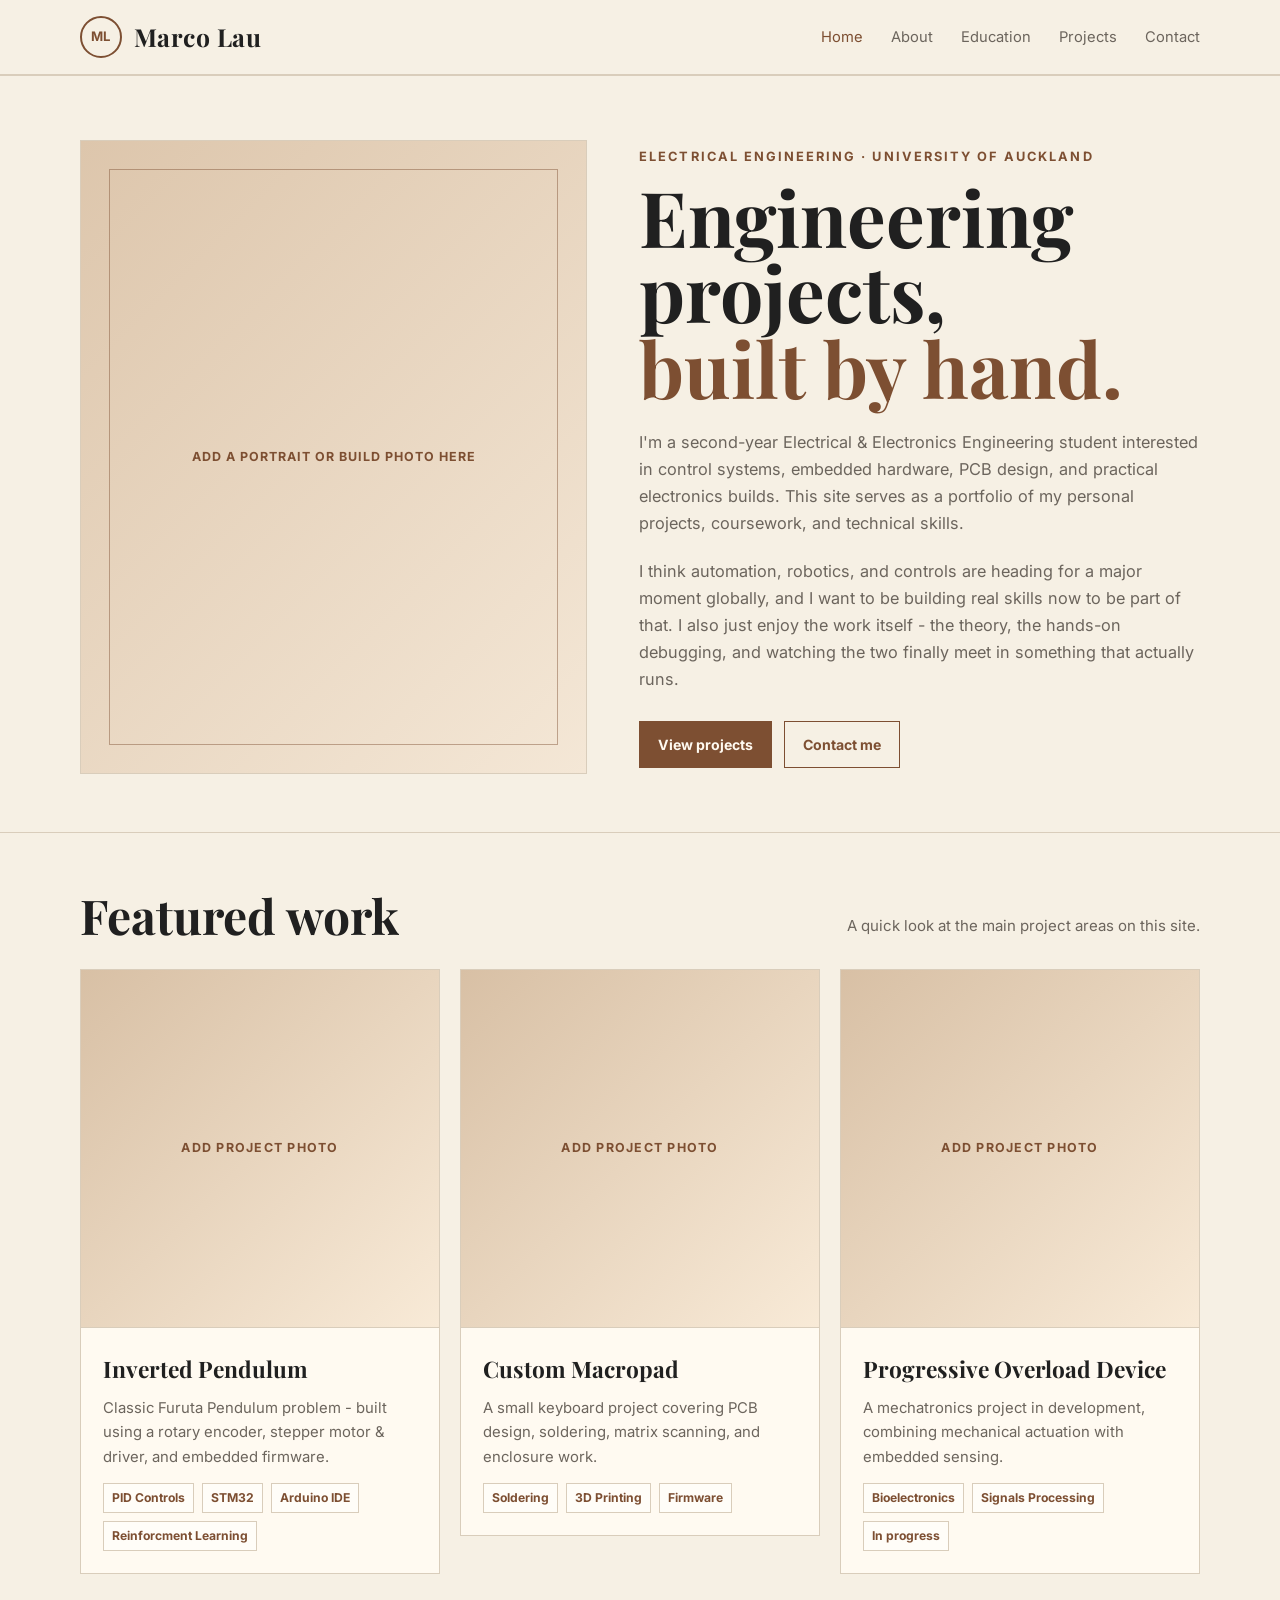
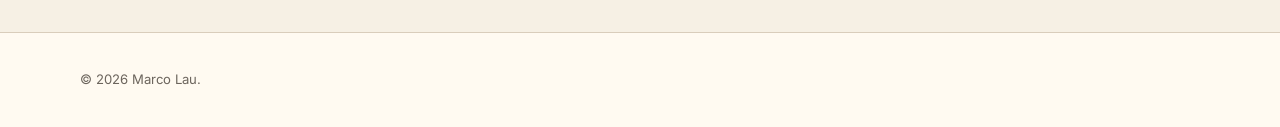
<file: index.html>
<!DOCTYPE html>
<html lang="en">
<head>
<meta charset="UTF-8">
<meta name="viewport" content="width=device-width, initial-scale=1.0">
<title>Marco Lau | Home</title>
<meta name="description" content="Marco Lau — second-year Electrical Engineering student at the University of Auckland. Control systems, embedded firmware, PCB design, and hands-on prototyping.">
<link rel="preconnect" href="https://fonts.googleapis.com">
<link rel="preconnect" href="https://fonts.gstatic.com" crossorigin>
<link href="https://fonts.googleapis.com/css2?family=Inter:wght@400;500;600;700&family=Playfair+Display:wght@600;700&display=swap" rel="stylesheet">
<link rel="stylesheet" href="style.css">
</head>
<body>
  <header class="site-header">
    <div class="wrap nav">
      <a class="brand" href="index.html" aria-label="Home">
        <span class="brand-mark">ML</span>
        <span>Marco Lau</span>
      </a>
      <nav class="nav-links" aria-label="Main navigation">
        <a class="active" href="index.html">Home</a>
        <a href="about.html">About</a>
        <a href="education.html">Education</a>
        <a href="projects.html">Projects</a>
        <a href="contact.html">Contact</a>
      </nav>
    </div>
  </header>

  <main>
    <section class="hero">
      <div class="wrap hero-grid">
        <div class="hero-photo" aria-label="Photo placeholder">
          <div class="photo-placeholder">Add a portrait or build photo here</div>
        </div>
        <div>
          <div class="kicker">Electrical Engineering · University of Auckland</div>
          <h1>Engineering projects,<span>built by hand.</span></h1>
          <p class="intro">
            I'm a second-year Electrical & Electronics Engineering student interested in control systems,
            embedded hardware, PCB design, and practical electronics builds. This site serves as a 
            portfolio of my personal projects, coursework, and technical skills.
          </p>
          <p class="intro">
            I think automation, robotics, and controls are heading for a major moment globally, and I want
            to be building real skills now to be part of that. I also just enjoy the work itself -
            the theory, the hands-on debugging, and watching the two finally meet in something
            that actually runs.
          </p>
          <div class="quick-links">
            <a class="button" href="projects.html">View projects</a>
            <a class="button secondary" href="contact.html">Contact me</a>
          </div>
        </div>
      </div>
    </section>

    <section>
      <div class="wrap">
        <div class="section-title">
          <h2>Featured work</h2>
          <p>A quick look at the main project areas on this site.</p>
        </div>
        <div class="project-grid">
          <a class="project-card-link" href="rotary-pendulum.html">
          <article class="project-card">
            <div class="project-image">Add project photo</div>
            <div class="project-body">
              <h3>Inverted Pendulum</h3>
              <p>Classic Furuta Pendulum problem - built using a rotary encoder, stepper motor & driver, and embedded firmware.</p>
              <div class="tags">
                <span class="tag">PID Controls</span>
                <span class="tag">STM32</span>
                <span class="tag">Arduino IDE</span>
                <span class="tag">Reinforcment Learning</span>
              </div>
            </div>
          </article>
          </a>
          <a class="project-card-link" href="macropad.html">
          <article class="project-card">
            <div class="project-image">Add project photo</div>
            <div class="project-body">
              <h3>Custom Macropad</h3>
              <p>A small keyboard project covering PCB design, soldering, matrix scanning, and enclosure work.</p>
              <div class="tags">
                <span class="tag">Soldering</span>
                <span class="tag">3D Printing</span>
                <span class="tag">Firmware</span>
              </div>
            </div>
          </article>
          </a>
          <a class="project-card-link" href="overload-device.html">
          <article class="project-card">
            <div class="project-image">Add project photo</div>
            <div class="project-body">
              <h3>Progressive Overload Device</h3>
              <p>A mechatronics project in development, combining mechanical actuation with embedded sensing.</p>
              <div class="tags">
                <span class="tag">Bioelectronics</span>
                <span class="tag">Signals Processing</span>
                <span class="tag">In progress</span>
              </div>
            </div>
          </article>
          </a>
        </div>
      </div>
    </section>
  </main>

  <footer>
    <div class="wrap">
      <p class="small-print">© 2026 Marco Lau.</p>
    </div>
  </footer>
</body>
</html>
</file>
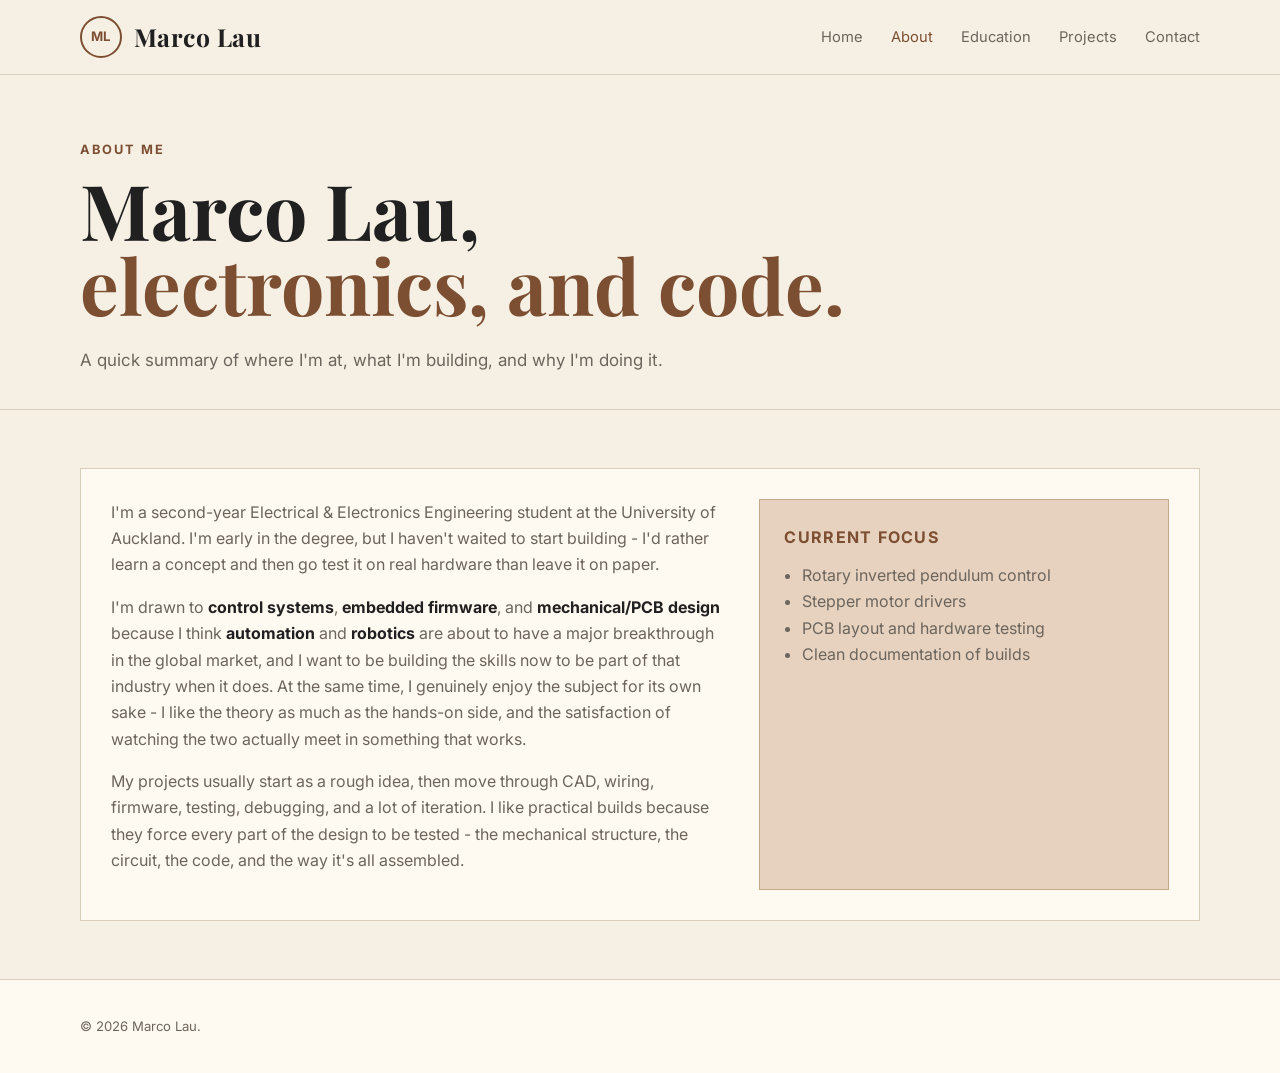
<file: about.html>
<!DOCTYPE html>
<html lang="en">
<head>
<meta charset="UTF-8">
<meta name="viewport" content="width=device-width, initial-scale=1.0">
<title>Marco Lau | About</title>
<meta name="description" content="About Marco Lau — second-year Electrical Engineering student at the University of Auckland, building in control systems, embedded hardware, PCB design, and mechanical prototyping.">
<link rel="preconnect" href="https://fonts.googleapis.com">
<link rel="preconnect" href="https://fonts.gstatic.com" crossorigin>
<link href="https://fonts.googleapis.com/css2?family=Inter:wght@400;500;600;700&family=Playfair+Display:wght@600;700&display=swap" rel="stylesheet">
<link rel="stylesheet" href="style.css">
</head>
<body>
  <header class="site-header">
    <div class="wrap nav">
      <a class="brand" href="index.html" aria-label="Home">
        <span class="brand-mark">ML</span>
        <span>Marco Lau</span>
      </a>
      <nav class="nav-links" aria-label="Main navigation">
        <a href="index.html">Home</a>
        <a class="active" href="about.html">About</a>
        <a href="education.html">Education</a>
        <a href="projects.html">Projects</a>
        <a href="contact.html">Contact</a>
      </nav>
    </div>
  </header>

  <main>
    <div class="wrap page-title">
      <div class="kicker">About me</div>
      <h1>Marco Lau,<span>electronics, and code.</span></h1>
      <p>A quick summary of where I'm at, what I'm building, and why I'm doing it.</p>
    </div>

    <section>
      <div class="wrap">
        <div class="about-card">
          <div>
            <p>
              I'm a second-year Electrical & Electronics Engineering student at the University of Auckland.
              I'm early in the degree, but I haven't waited to start building - I'd rather learn
              a concept and then go test it on real hardware than leave it on paper.
            </p>
            <p>
              I'm drawn to <strong>control systems</strong>, <strong>embedded firmware</strong>, and
              <strong>mechanical/PCB design</strong> because I think <strong>automation</strong> and <strong>robotics</strong>
              are about to have a major breakthrough in the global market, and I want to be building the skills now to
              be part of that industry when it does. At the same time, I genuinely enjoy the subject
              for its own sake - I like the theory as much as the hands-on side, and the satisfaction
              of watching the two actually meet in something that works.
            </p>
            <p>
              My projects usually start as a rough idea, then move through CAD, wiring, firmware,
              testing, debugging, and a lot of iteration. I like practical builds because they force
              every part of the design to be tested - the mechanical structure, the circuit, the
              code, and the way it's all assembled.
            </p>
          </div>
          <aside class="side-note">
            <h3>Current focus</h3>
            <ul>
              <li>Rotary inverted pendulum control</li>
              <li>Stepper motor drivers</li>
              <li>PCB layout and hardware testing</li>
              <li>Clean documentation of builds</li>
            </ul>
          </aside>
        </div>
      </div>
    </section>
  </main>

  <footer>
    <div class="wrap">
      <p class="small-print">© 2026 Marco Lau.</p>
    </div>
  </footer>
</body>
</html>
</file>
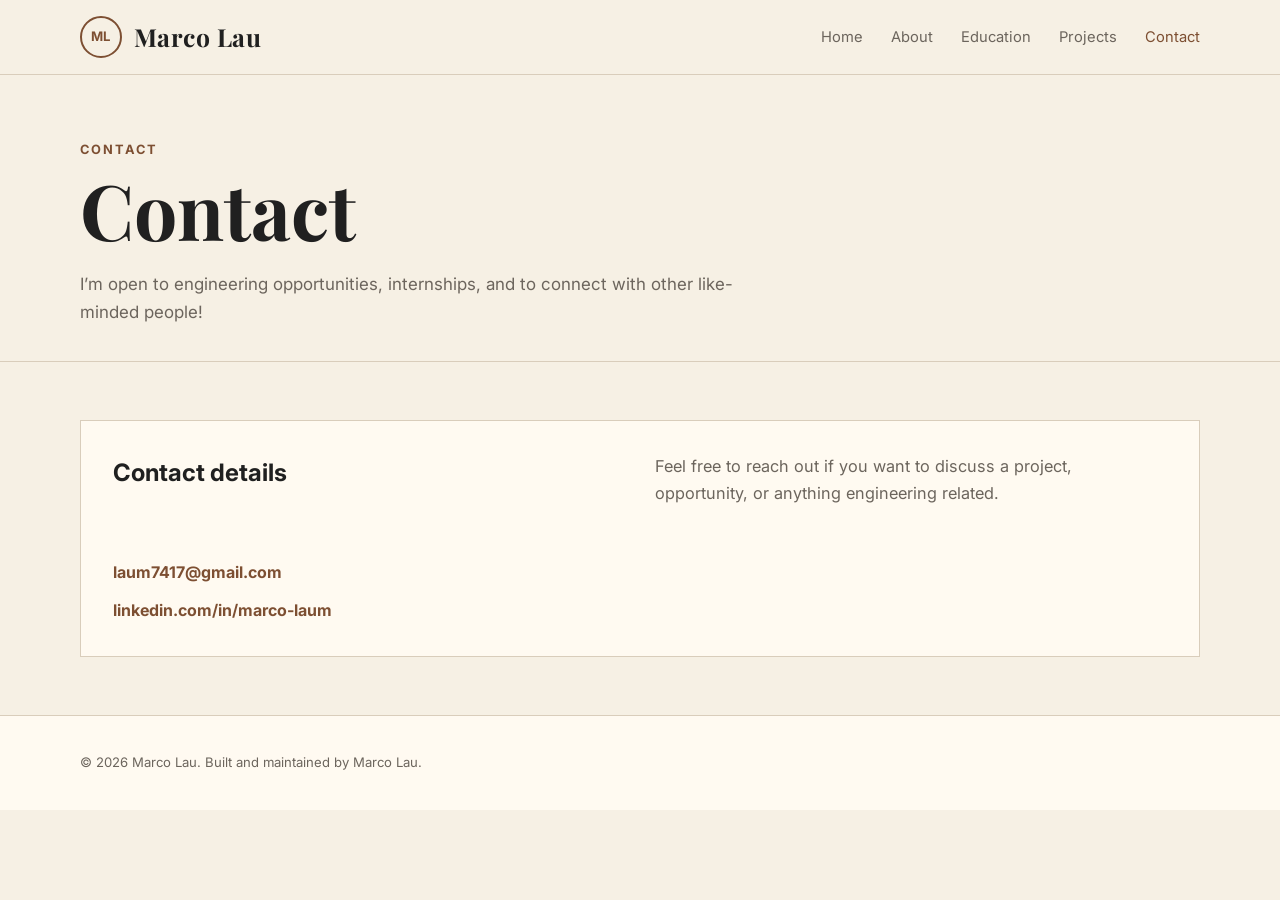
<file: contact.html>
<!DOCTYPE html>
<html lang="en">
<head>
  <meta charset="UTF-8">
  <meta name="viewport" content="width=device-width, initial-scale=1.0">
  <title>Marco Lau | Contact</title>
  <meta name="description" content="Contact Marco Lau for project links, internships, or engineering opportunities.">

  <link rel="preconnect" href="https://fonts.googleapis.com">
  <link rel="preconnect" href="https://fonts.gstatic.com" crossorigin>
  <link href="https://fonts.googleapis.com/css2?family=Inter:wght@400;500;600;700&family=Playfair+Display:wght@600;700&display=swap" rel="stylesheet">

  <link rel="stylesheet" href="style.css">
</head>

<body>
  <header class="site-header">
    <div class="wrap nav">
      <a class="brand" href="index.html" aria-label="Home">
        <span class="brand-mark">ML</span>
        <span>Marco Lau</span>
      </a>

      <nav class="nav-links" aria-label="Main navigation">
        <a href="index.html">Home</a>
        <a href="about.html">About</a>
        <a href="education.html">Education</a>
        <a href="projects.html">Projects</a>
        <a class="active" href="contact.html">Contact</a>
      </nav>
    </div>
  </header>

  <main>
    <div class="wrap page-title">
      <div class="kicker">Contact</div>
      <h1>Contact</h1>
      <p>
        I’m open to engineering opportunities, internships, and to connect with other like-minded people!
      </p>
    </div>

    <section>
      <div class="wrap">
        <div class="contact-grid">

          <div class="contact-panel">
            <h2>Contact details</h2>
            <p class="intro">
              Feel free to reach out if you want to discuss a project, opportunity,
              or anything engineering related.
            </p>

            <div class="contact-links">
              <a href="mailto:laum7417@gmail.com">laum7417@gmail.com</a>
              <a href="https://linkedin.com/in/marco-laum" target="_blank" rel="noopener">
                linkedin.com/in/marco-laum
              </a>
            </div>
          </div>


        </div>
      </div>
    </section>
  </main>

  <footer>
    <div class="wrap">
      <p class="small-print">© 2026 Marco Lau. Built and maintained by Marco Lau.</p>
    </div>
  </footer>

  <script>
    function sendEmail(event) {
      event.preventDefault();

      const name = document.getElementById("name").value.trim();
      const email = document.getElementById("email").value.trim();
      const message = document.getElementById("message").value.trim();

      const subject = encodeURIComponent("Portfolio contact from " + name);

      const body = encodeURIComponent(
        "Name: " + name + "\n" +
        "Email: " + email + "\n\n" +
        "Message:\n" + message
      );

      window.location.href = "mailto:laum7417@gmail.com?subject=" + subject + "&body=" + body;
    }
  </script>
</body>
</html>
</file>
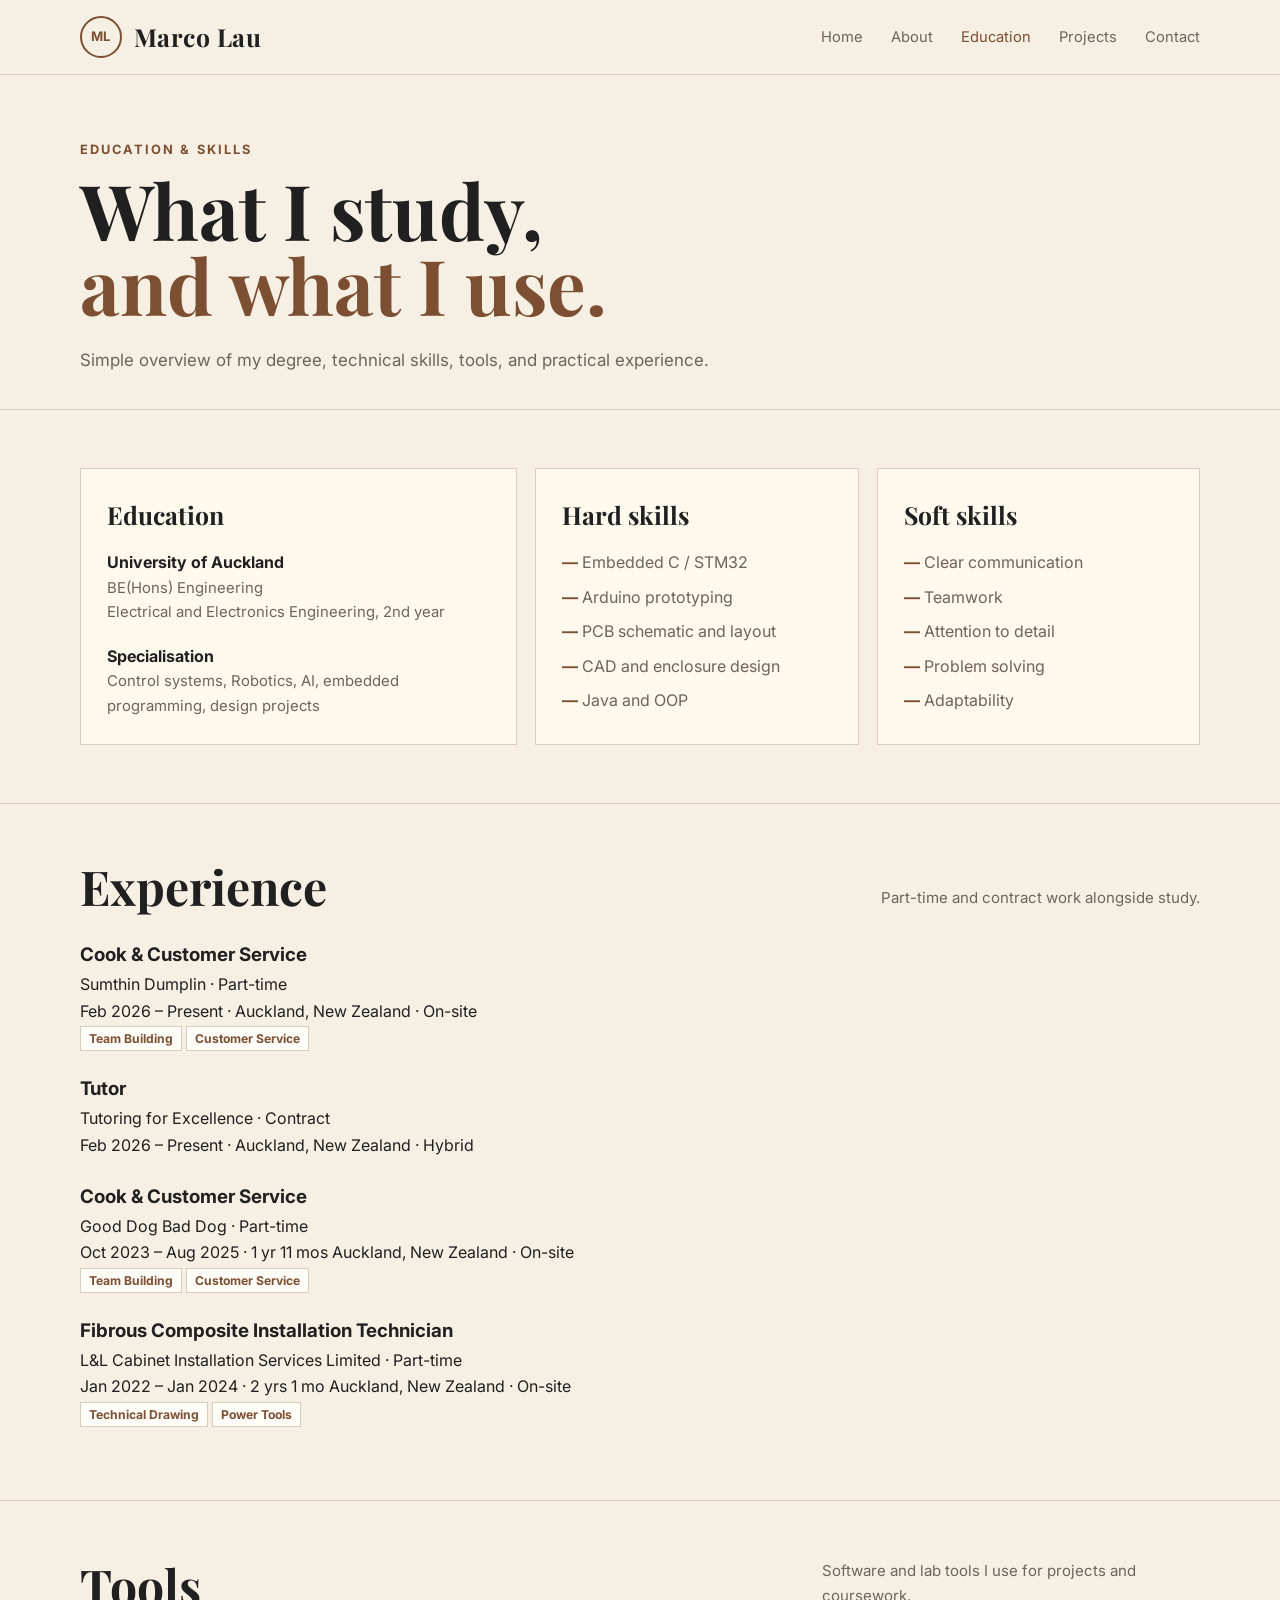
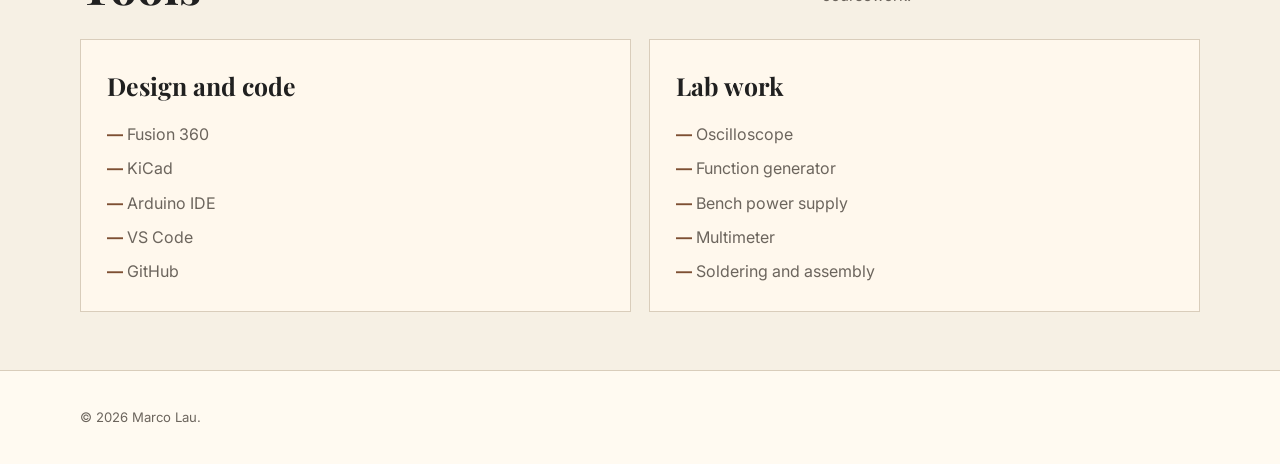
<file: education.html>
<!DOCTYPE html>
<html lang="en">
<head>
<meta charset="UTF-8">
<meta name="viewport" content="width=device-width, initial-scale=1.0">
<title>Marco Lau | Education</title>
<meta name="description" content="Marco Lau education and skills — second-year Electrical Engineering student at the University of Auckland with experience in embedded systems, PCB design, CAD, and prototyping.">
<link rel="preconnect" href="https://fonts.googleapis.com">
<link rel="preconnect" href="https://fonts.gstatic.com" crossorigin>
<link href="https://fonts.googleapis.com/css2?family=Inter:wght@400;500;600;700&family=Playfair+Display:wght@600;700&display=swap" rel="stylesheet">
<link rel="stylesheet" href="style.css">
</head>
<body>
  <header class="site-header">
    <div class="wrap nav">
      <a class="brand" href="index.html" aria-label="Home">
        <span class="brand-mark">ML</span>
        <span>Marco Lau</span>
      </a>
      <nav class="nav-links" aria-label="Main navigation">
        <a href="index.html">Home</a>
        <a href="about.html">About</a>
        <a class="active" href="education.html">Education</a>
        <a href="projects.html">Projects</a>
        <a href="contact.html">Contact</a>
      </nav>
    </div>
  </header>

  <main>
    <div class="wrap page-title">
      <div class="kicker">Education & skills</div>
      <h1>What I study,<span>and what I use.</span></h1>
      <p>Simple overview of my degree, technical skills, tools, and practical experience.</p>
    </div>

    <section>
      <div class="wrap">
        <div class="info-grid">
          <article class="info-card">
            <h3>Education</h3>
            <div class="entry">
              <strong>University of Auckland</strong>
              <span>BE(Hons) Engineering</span>
              <span>Electrical and Electronics Engineering, 2nd year</span>
            </div>
            <div class="entry">
              <strong>Specialisation</strong>
              <span>Control systems, Robotics, AI, embedded programming, design projects</span>
            </div>
          </article>
          <article class="info-card">
            <h3>Hard skills</h3>
            <ul class="plain-list">
              <li>Embedded C / STM32</li>
              <li>Arduino prototyping</li>
              <li>PCB schematic and layout</li>
              <li>CAD and enclosure design</li>
              <li>Java and OOP</li>
            </ul>
          </article>
          <article class="info-card">
            <h3>Soft skills</h3>
            <ul class="plain-list">
              <li>Clear communication</li>
              <li>Teamwork</li>
              <li>Attention to detail</li>
              <li>Problem solving</li>
              <li>Adaptability</li>
            </ul>
          </article>
        </div>
      </div>
    </section>

    <section>
      <div class="wrap">
        <div class="section-title">
          <h2>Experience</h2>
          <p>Part-time and contract work alongside study.</p>
        </div>
        <div class="timeline">
          <div class="timeline-item">
            <div class="timeline-body">
              <h3>Cook &amp; Customer Service</h3>
              <span class="timeline-role">Sumthin Dumplin · Part-time</span>
              <div class="timeline-meta">
                <span>Feb 2026 – Present · </span>
                <span>Auckland, New Zealand · On-site</span>
              </div>
              <div class="timeline-skills">
                <span class="tag">Team Building</span>
                <span class="tag">Customer Service</span>
              </div>
            </div>
          </div>
          <div class="timeline-item">
            <div class="timeline-body">
              <h3>Tutor</h3>
              <span class="timeline-role">Tutoring for Excellence · Contract</span>
              <div class="timeline-meta">
                <span>Feb 2026 – Present ·</span>
                <span>Auckland, New Zealand · Hybrid</span>
              </div>
            </div>
          </div>
          <div class="timeline-item">
            <div class="timeline-body">
              <h3>Cook &amp; Customer Service</h3>
              <span class="timeline-role">Good Dog Bad Dog · Part-time</span>
              <div class="timeline-meta">
                <span>Oct 2023 – Aug 2025 · 1 yr 11 mos</span>
                <span>Auckland, New Zealand · On-site</span>
              </div>
              <div class="timeline-skills">
                <span class="tag">Team Building</span>
                <span class="tag">Customer Service</span>
              </div>
            </div>
          </div>
          <div class="timeline-item">
            <div class="timeline-body">
              <h3>Fibrous Composite Installation Technician</h3>
              <span class="timeline-role">L&amp;L Cabinet Installation Services Limited · Part-time</span>
              <div class="timeline-meta">
                <span>Jan 2022 – Jan 2024 · 2 yrs 1 mo</span>
                <span>Auckland, New Zealand · On-site</span>
              </div>
              <div class="timeline-skills">
                <span class="tag">Technical Drawing</span>
                <span class="tag">Power Tools</span>
              </div>
            </div>
          </div>
        </div>
      </div>
    </section>

    <section>
      <div class="wrap">
        <div class="section-title">
          <h2>Tools</h2>
          <p>Software and lab tools I use for projects and coursework.</p>
        </div>
        <div class="info-grid two">
          <article class="info-card">
            <h3>Design and code</h3>
            <ul class="plain-list">
              <li>Fusion 360</li>
              <li>KiCad</li>
              <li>Arduino IDE</li>
              <li>VS Code</li>
              <li>GitHub</li>
            </ul>
          </article>
          <article class="info-card">
            <h3>Lab work</h3>
            <ul class="plain-list">
              <li>Oscilloscope</li>
              <li>Function generator</li>
              <li>Bench power supply</li>
              <li>Multimeter</li>
              <li>Soldering and assembly</li>
            </ul>
          </article>
        </div>
      </div>
    </section>
  </main>

  <footer>
    <div class="wrap">
      <p class="small-print">© 2026 Marco Lau.</p>
    </div>
  </footer>
</body>
</html>
</file>
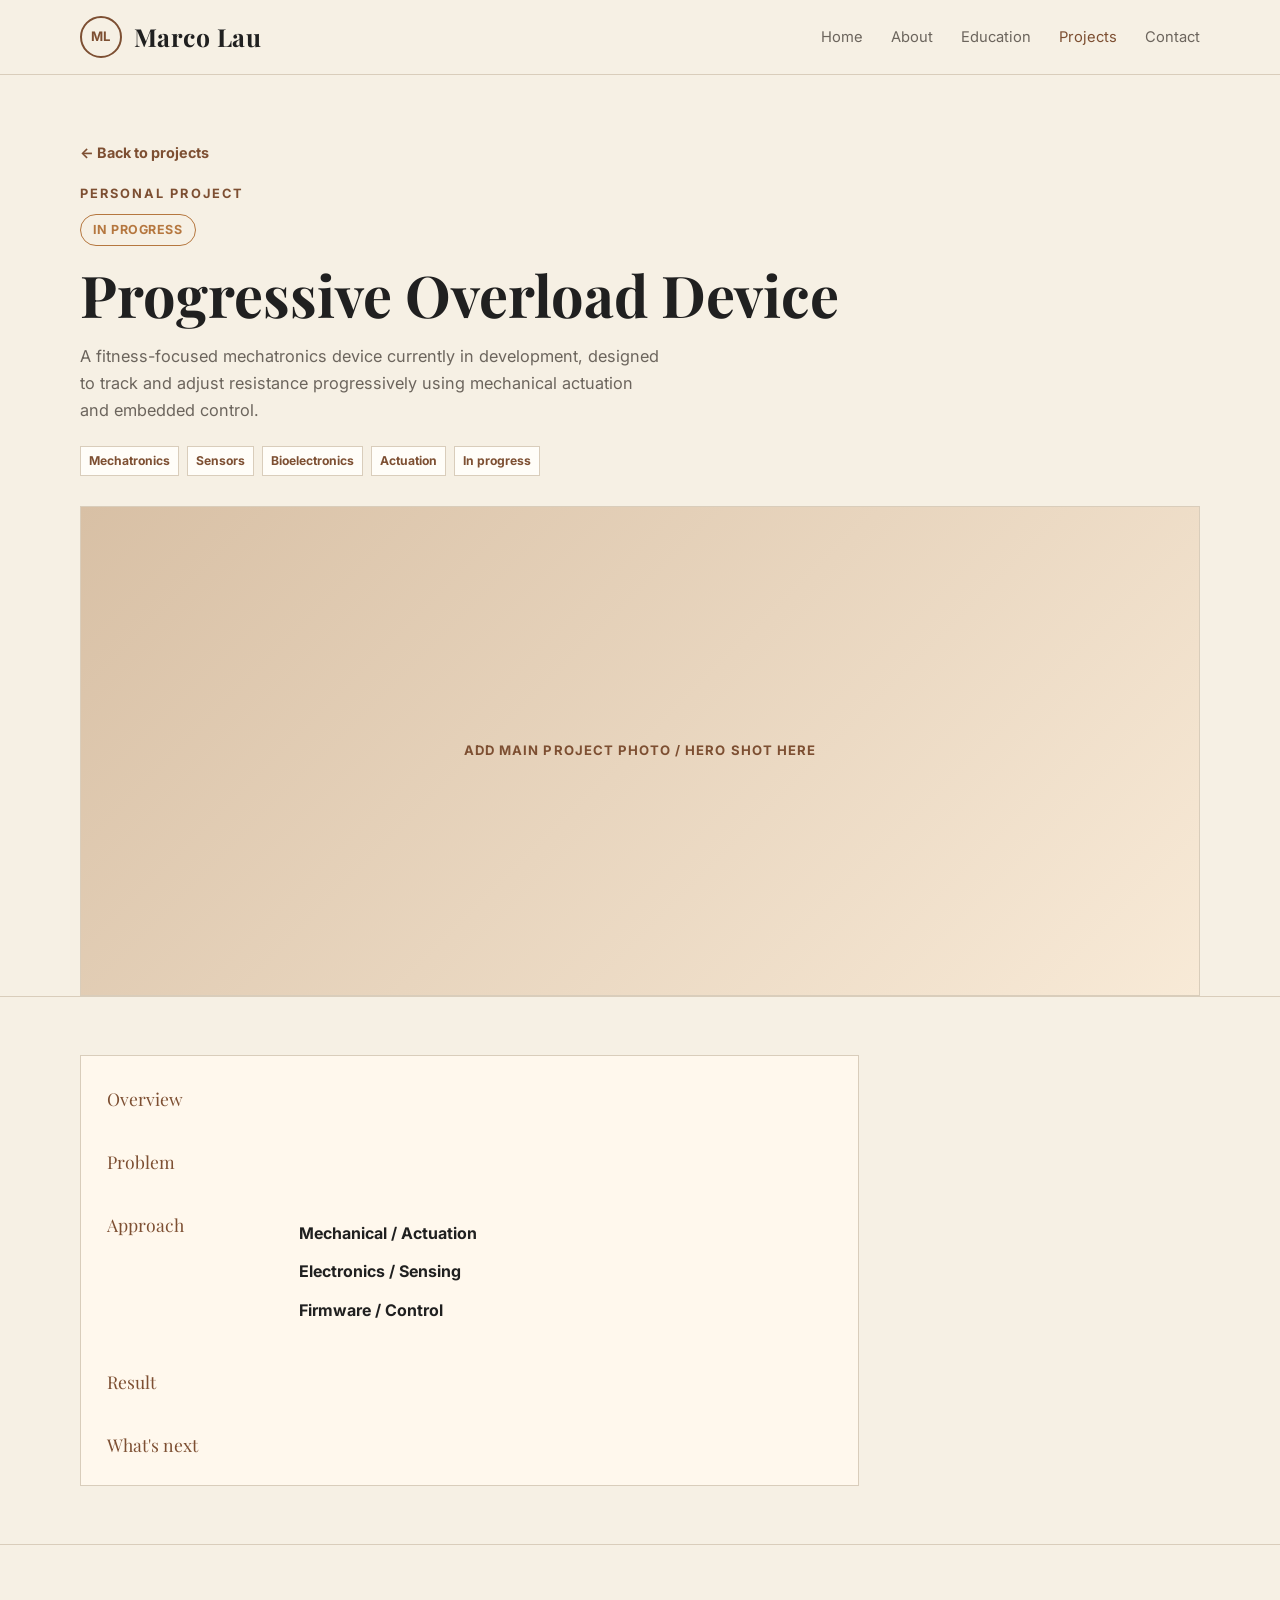
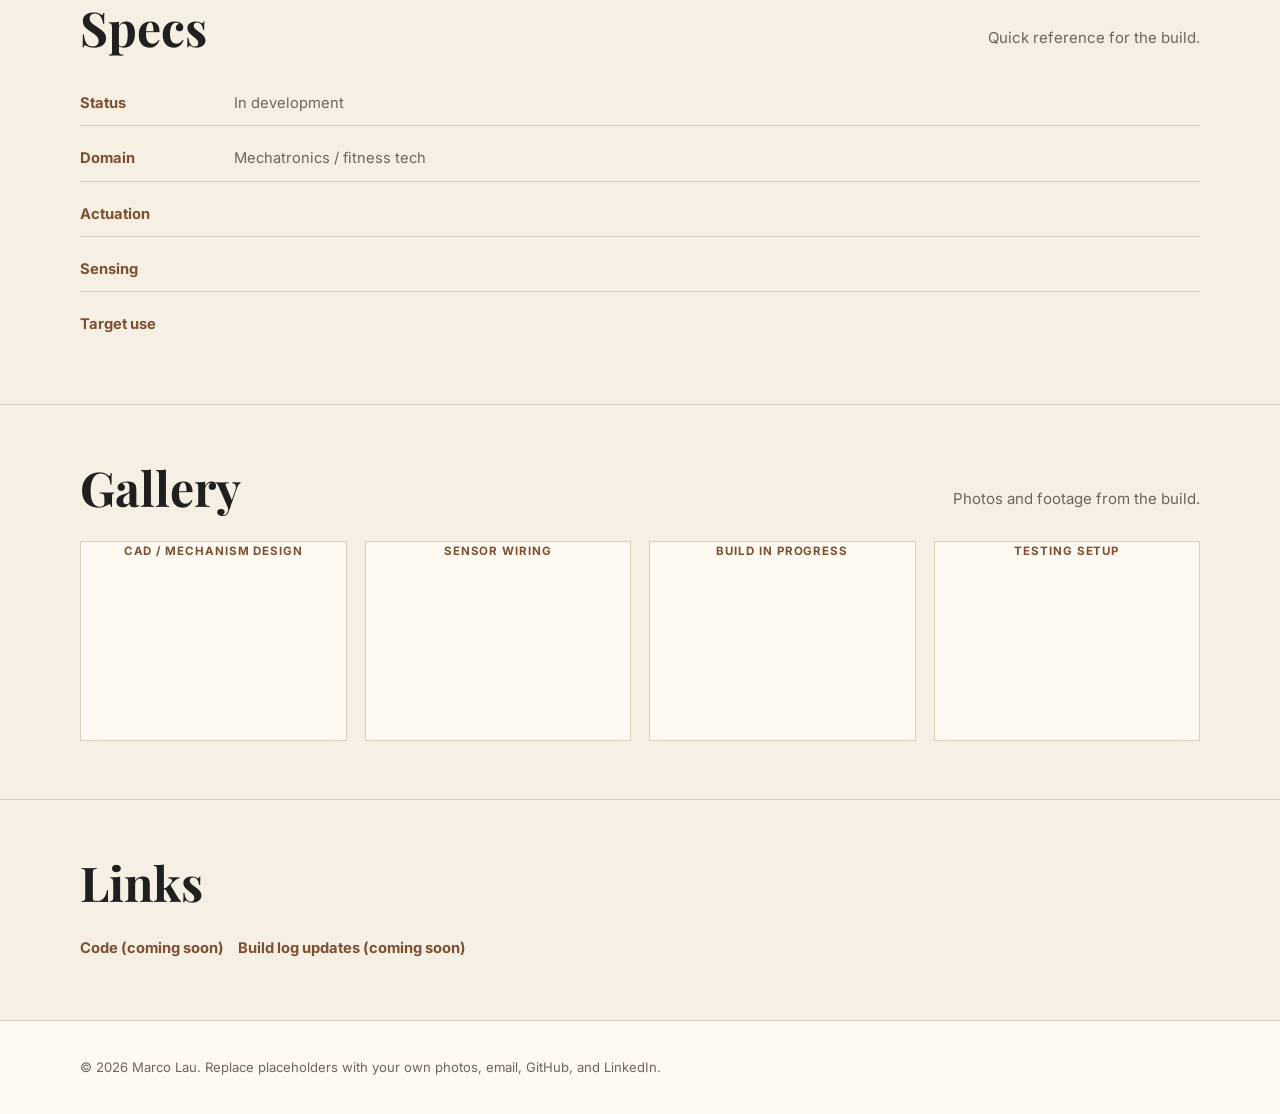
<file: overload-device.html>
<!DOCTYPE html>
<html lang="en">
<head>
<meta charset="UTF-8">
<meta name="viewport" content="width=device-width, initial-scale=1.0">
<title>Marco Lau | Progressive Overload Device</title>
<meta name="description" content="Progressive overload device by Marco Lau — an in-development mechatronics build combining mechanical actuation with embedded sensing and control.">
<link rel="preconnect" href="https://fonts.googleapis.com">
<link rel="preconnect" href="https://fonts.gstatic.com" crossorigin>
<link href="https://fonts.googleapis.com/css2?family=Inter:wght@400;500;600;700&family=Playfair+Display:wght@600;700&display=swap" rel="stylesheet">
<link rel="stylesheet" href="style.css">
</head>
<body>
  <header class="site-header">
    <div class="wrap nav">
      <a class="brand" href="index.html" aria-label="Home">
        <span class="brand-mark">ML</span>
        <span>Marco Lau</span>
      </a>
      <nav class="nav-links" aria-label="Main navigation">
        <a href="index.html">Home</a>
        <a href="about.html">About</a>
        <a href="education.html">Education</a>
        <a class="active" href="projects.html">Projects</a>
        <a href="contact.html">Contact</a>
      </nav>
    </div>
  </header>

  <main>
    <div class="wrap project-hero">
      <a class="back-link" href="projects.html">&larr; Back to projects</a>
      <div class="kicker">Personal project</div>
      <div class="status-row">
        <span class="status-chip" style="border-color:#b5773f;color:#b5773f;">In Progress</span>
      </div>
      <h1>Progressive Overload Device</h1>

      <!-- ====== EDIT BELOW: short one-line summary ====== -->
      <p class="intro">
        <!-- One or two sentences summarising the project. -->
        A fitness-focused mechatronics device currently in development, designed to
        track and adjust resistance progressively using mechanical actuation and
        embedded control.
      </p>
      <!-- ====== END EDIT ====== -->

      <div class="tags">
        <span class="tag">Mechatronics</span>
        <span class="tag">Sensors</span>
        <span class="tag">Bioelectronics</span>
        <span class="tag">Actuation</span>
        <span class="tag">In progress</span>
      </div>

      <div class="project-hero-image">Add main project photo / hero shot here</div>
    </div>

    <section>
      <div class="wrap">
        <div class="info-grid">
          <article class="info-card" style="grid-column: span 2;">

            <!-- ====== BUILD LOG TEMPLATE: fill in each section below ====== -->
            <div class="build-log">

              <div class="build-log-step">
                <div class="build-log-label">Overview</div>
                <div class="build-log-content">
                  <p>
                    <!-- 2-4 sentences: what is this project, at a glance? -->
                  </p>
                </div>
              </div>

              <div class="build-log-step">
                <div class="build-log-label">Problem</div>
                <div class="build-log-content">
                  <p>
                    <!-- What were you trying to achieve, or what challenge motivated the build? -->
                  </p>
                </div>
              </div>

              <div class="build-log-step">
                <div class="build-log-label">Approach</div>
                <div class="build-log-content">
                  <p>
                    <!-- How did you design and build it? Mechanical design, electronics, firmware, control approach, etc. Feel free to add multiple paragraphs or a sub-heading per area, e.g.: -->
                  </p>
                  <h3>Mechanical / Actuation</h3>
                  <p>
                    <!-- Mechanism design, resistance adjustment method, materials -->
                  </p>
                  <h3>Electronics / Sensing</h3>
                  <p>
                    <!-- Sensors used, wiring, signal processing -->
                  </p>
                  <h3>Firmware / Control</h3>
                  <p>
                    <!-- Control logic, how resistance is adjusted automatically -->
                  </p>
                </div>
              </div>

              <div class="build-log-step">
                <div class="build-log-label">Result</div>
                <div class="build-log-content">
                  <p>
                    <!-- What worked? Any numbers/specs worth sharing (settle time, angle range, etc.) -->
                  </p>
                </div>
              </div>

              <div class="build-log-step">
                <div class="build-log-label">What's next</div>
                <div class="build-log-content">
                  <p>
                    <!-- Future improvements, things you'd do differently, next features -->
                  </p>
                </div>
              </div>

            </div>
            <!-- ====== END BUILD LOG TEMPLATE ====== -->

          </article>
        </div>
      </div>
    </section>

    <section>
      <div class="wrap">
        <div class="section-title">
          <h2>Specs</h2>
          <p>Quick reference for the build.</p>
        </div>
        <!-- ====== EDIT: adjust rows as needed ====== -->
        <div class="specs-list">
          <div class="spec-row"><strong>Status</strong><span>In development</span></div>
          <div class="spec-row"><strong>Domain</strong><span>Mechatronics / fitness tech</span></div>
          <div class="spec-row"><strong>Actuation</strong><span><!-- e.g. motor type, mechanism --></span></div>
          <div class="spec-row"><strong>Sensing</strong><span><!-- e.g. load cell, encoder --></span></div>
          <div class="spec-row"><strong>Target use</strong><span><!-- optional --></span></div>
        </div>
        <!-- ====== END EDIT ====== -->
      </div>
    </section>

    <section>
      <div class="wrap">
        <div class="section-title">
          <h2>Gallery</h2>
          <p>Photos and footage from the build.</p>
        </div>
        <!-- ====== EDIT: replace each gallery-item with an <img> tag once you have photos, e.g.
             <div class="gallery-item"><img src="images/pendulum-1.jpg" alt="..."></div>
        ====== -->
        <div class="gallery-strip detail">
          <div class="gallery-item">CAD / mechanism design</div>
          <div class="gallery-item">Sensor wiring</div>
          <div class="gallery-item tall">Build in progress</div>
          <div class="gallery-item">Testing setup</div>
        </div>
      </div>
    </section>

    <section>
      <div class="wrap">
        <div class="section-title">
          <h2>Links</h2>
        </div>
        <!-- ====== EDIT: replace with real links once code is uploaded ====== -->
        <div class="project-links-row">
          <a href="#">Code (coming soon)</a>
          <a href="#">Build log updates (coming soon)</a>
        </div>
        <!-- ====== END EDIT ====== -->
      </div>
    </section>
  </main>

  <footer>
    <div class="wrap">
      <p class="small-print">© 2026 Marco Lau. Replace placeholders with your own photos, email, GitHub, and LinkedIn.</p>
    </div>
  </footer>
</body>
</html>
</file>
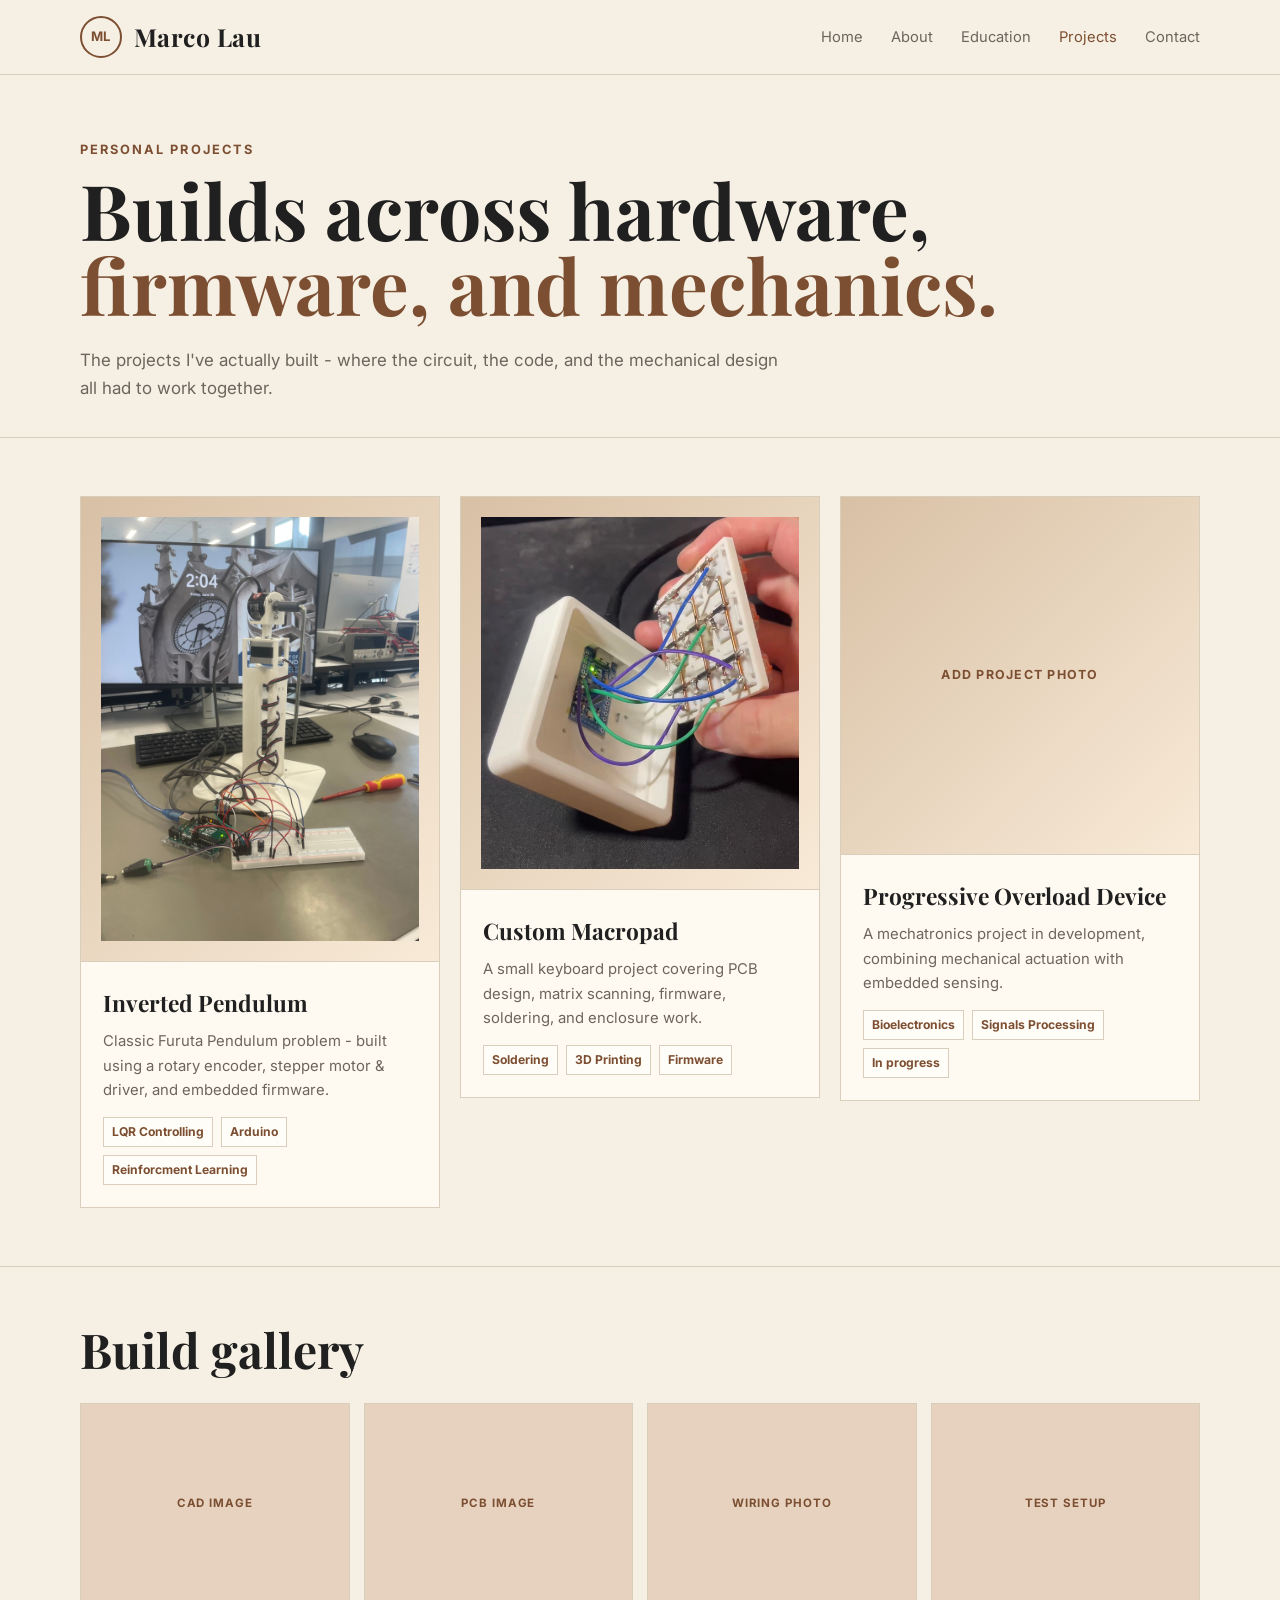
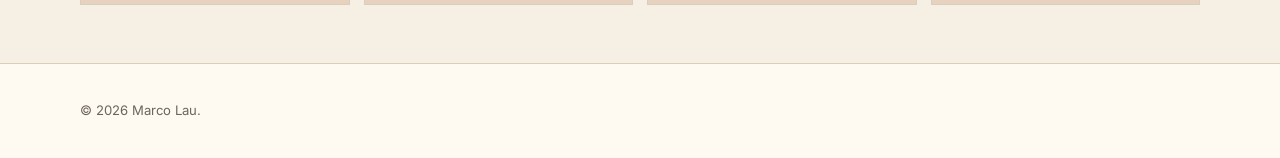
<file: projects.html>
<!DOCTYPE html>
<html lang="en">
<head>
<meta charset="UTF-8">
<meta name="viewport" content="width=device-width, initial-scale=1.0">
<title>Marco Lau | Projects</title>
<meta name="description" content="Marco Lau personal projects — inverted pendulum, custom macropad, and progressive overload device.">
<link rel="preconnect" href="https://fonts.googleapis.com">
<link rel="preconnect" href="https://fonts.gstatic.com" crossorigin>
<link href="https://fonts.googleapis.com/css2?family=Inter:wght@400;500;600;700&family=Playfair+Display:wght@600;700&display=swap" rel="stylesheet">
<link rel="stylesheet" href="style.css">
</head>
<body>
  <header class="site-header">
    <div class="wrap nav">
      <a class="brand" href="index.html" aria-label="Home">
        <span class="brand-mark">ML</span>
        <span>Marco Lau</span>
      </a>
      <nav class="nav-links" aria-label="Main navigation">
        <a href="index.html">Home</a>
        <a href="about.html">About</a>
        <a href="education.html">Education</a>
        <a class="active" href="projects.html">Projects</a>
        <a href="contact.html">Contact</a>
      </nav>
    </div>
  </header>

  <main>
    <div class="wrap page-title">
      <div class="kicker">Personal projects</div>
      <h1>Builds across hardware,<span>firmware, and mechanics.</span></h1>
      <p>The projects I've actually built - where the circuit, the code, and the mechanical design all had to work together.</p>
    </div>

    <section>
      <div class="wrap">
        <div class="project-grid">
          <a class="project-card-link" href="rotary-pendulum.html">
          <article class="project-card">
          <div class="project-image"><img src="MainFurutaPic.jpg" alt="Furuta pendulum project"></div>            
          <div class="project-body">
              <h3>Inverted Pendulum</h3>
              <p>
                Classic Furuta Pendulum problem - built using a rotary encoder, stepper motor & driver, and embedded firmware.
              </p>
              <div class="tags">
                <span class="tag">LQR Controlling</span>
                <span class="tag">Arduino</span>
                <span class="tag">Reinforcment Learning</span>
              </div>
            </div>
          </article>
          </a>
          <a class="project-card-link" href="macropad.html">
          <article class="project-card">
          <div class="project-image"><img src="MacroPad1.PNG" alt="Furuta pendulum project"></div>            
            <div class="project-body">
              <h3>Custom Macropad</h3>
              <p>
                A small keyboard project covering PCB design, matrix scanning,
                firmware, soldering, and enclosure work.
              </p>
              <div class="tags">
                <span class="tag">Soldering</span>
                <span class="tag">3D Printing</span>
                <span class="tag">Firmware</span>
              </div>
            </div>
          </article>
          </a>
          <a class="project-card-link" href="overload-device.html">
          <article class="project-card">
            <div class="project-image">Add project photo</div>
            <div class="project-body">
              <h3>Progressive Overload Device</h3>
              <p>
                A mechatronics project in development, combining mechanical actuation with embedded sensing.
              </p>
              <div class="tags">
                <span class="tag">Bioelectronics</span>
                <span class="tag">Signals Processing</span>
                <span class="tag">In progress</span>
              </div>
            </div>
          </article>
          </a>
        </div>
      </div>
    </section>

    <section>
      <div class="wrap">
        <div class="section-title">
          <h2>Build gallery</h2>
        </div>
        <div class="gallery-strip">
          <div class="gallery-item">CAD image</div>
          <div class="gallery-item">PCB image</div>
          <div class="gallery-item">Wiring photo</div>
          <div class="gallery-item">Test setup</div>
        </div>
      </div>
    </section>
  </main>

  <footer>
    <div class="wrap">
      <p class="small-print">© 2026 Marco Lau.</p>
    </div>
  </footer>
</body>
</html>
</file>
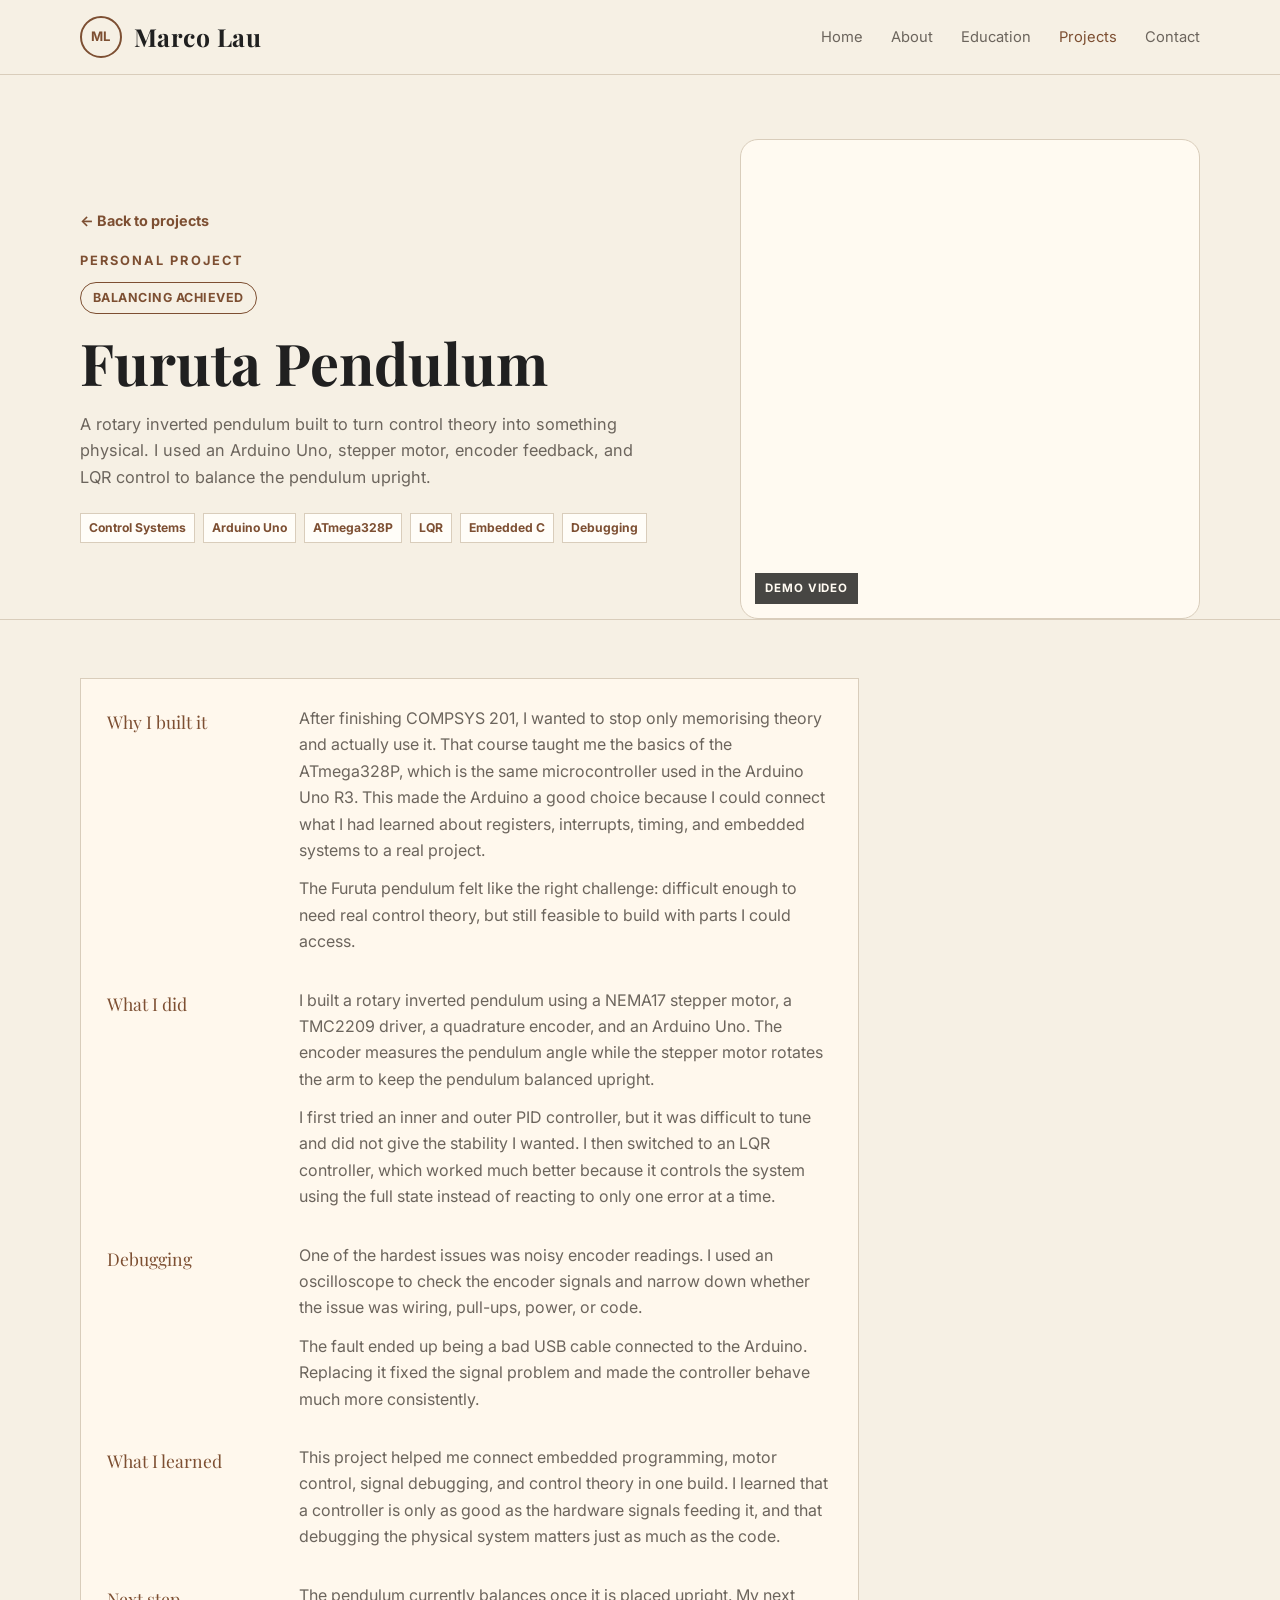
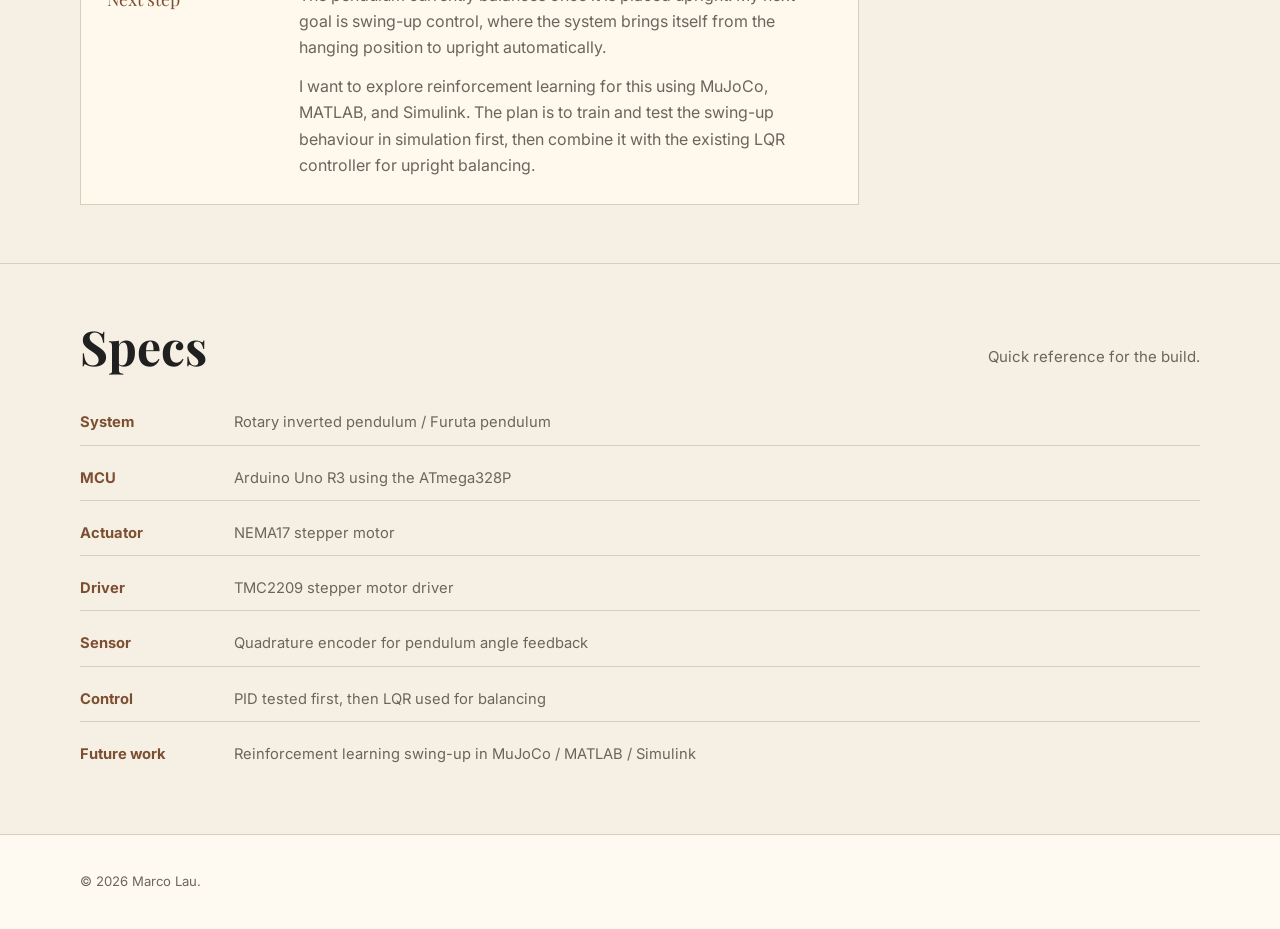
<file: rotary-pendulum.html>
<!DOCTYPE html>
<html lang="en">
<head>
<meta charset="UTF-8">
<meta name="viewport" content="width=device-width, initial-scale=1.0">
<title>Marco Lau | Furuta Pendulum</title>
<meta name="description" content="Furuta pendulum project by Marco Lau — Arduino Uno, ATmega328P, encoder feedback, stepper motor control, PID testing, and LQR balancing.">

<link rel="preconnect" href="https://fonts.googleapis.com">
<link rel="preconnect" href="https://fonts.gstatic.com" crossorigin>
<link href="https://fonts.googleapis.com/css2?family=Inter:wght@400;500;600;700&family=Playfair+Display:wght@600;700&display=swap" rel="stylesheet">
<link rel="stylesheet" href="style.css">
</head>

<body>
  <header class="site-header">
    <div class="wrap nav">
      <a class="brand" href="index.html" aria-label="Home">
        <span class="brand-mark">ML</span>
        <span>Marco Lau</span>
      </a>

      <nav class="nav-links" aria-label="Main navigation">
        <a href="index.html">Home</a>
        <a href="about.html">About</a>
        <a href="education.html">Education</a>
        <a class="active" href="projects.html">Projects</a>
        <a href="contact.html">Contact</a>
      </nav>
    </div>
  </header>

  <main>
    <div class="wrap project-hero project-hero-split">
      <div class="project-hero-text">
        <a class="back-link" href="projects.html">&larr; Back to projects</a>

        <div class="kicker">Personal project</div>

        <div class="status-row">
          <span class="status-chip">Balancing achieved</span>
        </div>

        <h1>Furuta Pendulum</h1>

        <p class="intro">
          A rotary inverted pendulum built to turn control theory into something physical.
          I used an Arduino Uno, stepper motor, encoder feedback, and LQR control to balance
          the pendulum upright.
        </p>

        <div class="tags">
          <span class="tag">Control Systems</span>
          <span class="tag">Arduino Uno</span>
          <span class="tag">ATmega328P</span>
          <span class="tag">LQR</span>
          <span class="tag">Embedded C</span>
          <span class="tag">Debugging</span>
        </div>
      </div>

      <div class="project-hero-image image-hero video-hero youtube-hero">
  <iframe
    src="https://www.youtube-nocookie.com/embed/fmiFmua_sis?rel=0"
    title="Furuta pendulum balancing demo"
    loading="lazy"
    referrerpolicy="strict-origin-when-cross-origin"
    allow="accelerometer; autoplay; clipboard-write; encrypted-media; gyroscope; picture-in-picture; web-share"
    allowfullscreen>
  </iframe>
</div>
    </div>

    <section>
      <div class="wrap">
        <div class="info-grid">
          <article class="info-card" style="grid-column: span 2;">
            <div class="build-log">

              <div class="build-log-step">
                <div class="build-log-label">Why I built it</div>
                <div class="build-log-content">
                  <p>
                    After finishing COMPSYS 201, I wanted to stop only memorising theory and
                    actually use it. That course taught me the basics of the ATmega328P, which
                    is the same microcontroller used in the Arduino Uno R3. This made the Arduino
                    a good choice because I could connect what I had learned about registers,
                    interrupts, timing, and embedded systems to a real project.
                  </p>
                  <p>
                    The Furuta pendulum felt like the right challenge: difficult enough to need
                    real control theory, but still feasible to build with parts I could access.
                  </p>
                </div>
              </div>

              <div class="build-log-step">
                <div class="build-log-label">What I did</div>
                <div class="build-log-content">
                  <p>
                    I built a rotary inverted pendulum using a NEMA17 stepper motor, a TMC2209
                    driver, a quadrature encoder, and an Arduino Uno. The encoder measures the
                    pendulum angle while the stepper motor rotates the arm to keep the pendulum
                    balanced upright.
                  </p>
                  <p>
                    I first tried an inner and outer PID controller, but it was difficult to tune
                    and did not give the stability I wanted. I then switched to an LQR controller,
                    which worked much better because it controls the system using the full state
                    instead of reacting to only one error at a time.
                  </p>
                </div>
              </div>

              <div class="build-log-step">
                <div class="build-log-label">Debugging</div>
                <div class="build-log-content">
                  <p>
                    One of the hardest issues was noisy encoder readings. I used an oscilloscope
                    to check the encoder signals and narrow down whether the issue was wiring,
                    pull-ups, power, or code.
                  </p>
                  <p>
                    The fault ended up being a bad USB cable connected to the Arduino. Replacing
                    it fixed the signal problem and made the controller behave much more
                    consistently.
                  </p>
                </div>
              </div>

              <div class="build-log-step">
                <div class="build-log-label">What I learned</div>
                <div class="build-log-content">
                  <p>
                    This project helped me connect embedded programming, motor control, signal
                    debugging, and control theory in one build. I learned that a controller is
                    only as good as the hardware signals feeding it, and that debugging the
                    physical system matters just as much as the code.
                  </p>
                </div>
              </div>

              <div class="build-log-step">
                <div class="build-log-label">Next step</div>
                <div class="build-log-content">
                  <p>
                    The pendulum currently balances once it is placed upright. My next goal is
                    swing-up control, where the system brings itself from the hanging position
                    to upright automatically.
                  </p>
                  <p>
                    I want to explore reinforcement learning for this using MuJoCo, MATLAB,
                    and Simulink. The plan is to train and test the swing-up behaviour in
                    simulation first, then combine it with the existing LQR controller for
                    upright balancing.
                  </p>
                </div>
              </div>

            </div>
          </article>
        </div>
      </div>
    </section>

    <section>
      <div class="wrap">
        <div class="section-title">
          <h2>Specs</h2>
          <p>Quick reference for the build.</p>
        </div>

        <div class="specs-list">
          <div class="spec-row"><strong>System</strong><span>Rotary inverted pendulum / Furuta pendulum</span></div>
          <div class="spec-row"><strong>MCU</strong><span>Arduino Uno R3 using the ATmega328P</span></div>
          <div class="spec-row"><strong>Actuator</strong><span>NEMA17 stepper motor</span></div>
          <div class="spec-row"><strong>Driver</strong><span>TMC2209 stepper motor driver</span></div>
          <div class="spec-row"><strong>Sensor</strong><span>Quadrature encoder for pendulum angle feedback</span></div>
          <div class="spec-row"><strong>Control</strong><span>PID tested first, then LQR used for balancing</span></div>
          <div class="spec-row"><strong>Future work</strong><span>Reinforcement learning swing-up in MuJoCo / MATLAB / Simulink</span></div>
        </div>
      </div>
    </section>
  </main>

  <footer>
    <div class="wrap">
      <p class="small-print">© 2026 Marco Lau.</p>
    </div>
  </footer>
</body>
</html>
</file>
<file: style.css>
:root{
  --cream:#f6f0e4;
  --paper:#fffaf1;
  --ink:#202020;
  --muted:#6c655d;
  --line:#d9cdbb;
  --accent:#7d4f32;
  --accent-soft:#e6d2bf;
  --card:#fff8ed;
  --maxw:1120px;
}

*{box-sizing:border-box;margin:0;padding:0;}
body{
  font-family:"Inter", system-ui, -apple-system, BlinkMacSystemFont, "Segoe UI", sans-serif;
  background:var(--cream);
  color:var(--ink);
  line-height:1.65;
}
img{max-width:100%;display:block;}
a{color:inherit;text-decoration:none;}

.wrap{
  width:min(var(--maxw), calc(100% - 40px));
  margin:0 auto;
}

.site-header{
  background:var(--cream);
  border-bottom:1px solid var(--line);
  position:sticky;
  top:0;
  z-index:20;
}
.nav{
  min-height:74px;
  display:flex;
  align-items:center;
  justify-content:space-between;
  gap:24px;
}
.brand{
  display:flex;
  align-items:center;
  gap:12px;
  font-family:"Playfair Display", serif;
  font-size:1.55rem;
  font-weight:700;
  letter-spacing:0.02em;
}
.brand-mark{
  width:42px;
  height:42px;
  border:2px solid var(--accent);
  border-radius:999px;
  display:grid;
  place-items:center;
  color:var(--accent);
  font-family:"Inter", sans-serif;
  font-size:.82rem;
  font-weight:700;
}
.nav-links{
  display:flex;
  align-items:center;
  gap:28px;
  font-size:.92rem;
  color:var(--muted);
}
.nav-links a:hover,
.nav-links a:focus-visible,
.nav-links a.active{
  color:var(--accent);
}
.nav-links a:focus-visible{
  outline:2px solid var(--accent);
  outline-offset:4px;
}

main{min-height:calc(100vh - 260px);}

.hero{
  padding:64px 0 58px;
}
.hero-grid{
  display:grid;
  grid-template-columns:0.95fr 1.05fr;
  gap:52px;
  align-items:center;
}
.hero-photo{
  aspect-ratio:4/5;
  background:linear-gradient(135deg, #ddc6ac, #f4e7d6);
  border:1px solid var(--line);
  position:relative;
  overflow:hidden;
}
.hero-photo::before{
  content:"";
  position:absolute;
  inset:28px;
  border:1px solid rgba(125,79,50,.45);
}
.photo-placeholder{
  position:absolute;
  inset:0;
  display:grid;
  place-items:center;
  text-align:center;
  color:var(--accent);
  font-weight:700;
  letter-spacing:.08em;
  font-size:.78rem;
  text-transform:uppercase;
  padding:24px;
}
.kicker{
  text-transform:uppercase;
  letter-spacing:.16em;
  color:var(--accent);
  font-size:.8rem;
  font-weight:700;
  margin-bottom:12px;
}
.hero h1,
.page-title h1{
  font-family:"Playfair Display", serif;
  font-size:clamp(2.5rem, 6vw, 4.8rem);
  line-height:.98;
  margin-bottom:24px;
}
.hero h1 span,
.page-title h1 span{
  display:block;
  color:var(--accent);
}
.intro{
  color:var(--muted);
  max-width:58ch;
  font-size:1.02rem;
  margin-bottom:22px;
}
.quick-links{
  display:flex;
  flex-wrap:wrap;
  gap:12px;
  margin-top:28px;
}
.button{
  border:1px solid var(--accent);
  background:var(--accent);
  color:#fffaf1;
  padding:11px 18px;
  font-weight:700;
  font-size:.88rem;
}
.button.secondary{
  background:transparent;
  color:var(--accent);
}
.button:hover{transform:translateY(-1px);}

.page-title{
  padding:64px 0 34px;
}
.page-title p{
  color:var(--muted);
  max-width:64ch;
  font-size:1.06rem;
}

section{
  padding:58px 0;
  border-top:1px solid var(--line);
}
.section-title{
  display:flex;
  align-items:flex-end;
  justify-content:space-between;
  gap:18px;
  margin-bottom:30px;
}
.section-title h2{
  font-family:"Playfair Display", serif;
  font-size:clamp(2rem, 4vw, 3rem);
  line-height:1;
}
.section-title p{
  color:var(--muted);
  max-width:42ch;
  font-size:.94rem;
}

.about-card{
  background:var(--paper);
  border:1px solid var(--line);
  padding:30px;
  display:grid;
  grid-template-columns:1.2fr .8fr;
  gap:34px;
}
.about-card p{color:var(--muted);margin-bottom:16px;}
.about-card strong{color:var(--ink);}
.side-note{
  background:var(--accent-soft);
  padding:24px;
  border:1px solid #c7aa8c;
}
.side-note h3{
  font-size:1rem;
  margin-bottom:12px;
  color:var(--accent);
  text-transform:uppercase;
  letter-spacing:.08em;
}
.side-note ul{padding-left:18px;color:var(--muted);}

.info-grid{
  display:grid;
  grid-template-columns:1.15fr .85fr .85fr;
  gap:18px;
}
.info-grid.two{
  grid-template-columns:1fr 1fr;
}
.info-card{
  background:var(--card);
  border:1px solid var(--line);
  padding:26px;
}
.info-card h3{
  font-family:"Playfair Display", serif;
  font-size:1.55rem;
  margin-bottom:14px;
}
.entry{margin-bottom:18px;}
.entry:last-child{margin-bottom:0;}
.entry strong{display:block;}
.entry span{display:block;color:var(--muted);font-size:.93rem;}
.plain-list{list-style:none;display:grid;gap:8px;color:var(--muted);}
.plain-list li::before{content:"— ";color:var(--accent);font-weight:700;}

.project-grid{
  display:grid;
  grid-template-columns:repeat(3, 1fr);
  gap:20px;
}
.project-card{
  background:var(--paper);
  border:1px solid var(--line);
  overflow:hidden;
}
.project-image{
  aspect-ratio:1/1;
  background:linear-gradient(135deg, #d8c0a5, #f8ead7);
  border-bottom:1px solid var(--line);
  display:grid;
  place-items:center;
  color:var(--accent);
  text-align:center;
  font-size:.78rem;
  font-weight:700;
  letter-spacing:.1em;
  text-transform:uppercase;
  padding:20px;
}
.project-card:nth-child(2) .project-image{background:linear-gradient(135deg, #d9d6c5, #f7efe3);}
.project-card:nth-child(3) .project-image{background:linear-gradient(135deg, #c9b59f, #f0dbc6);}
.project-body{padding:22px;}
.project-body h3{
  font-family:"Playfair Display", serif;
  font-size:1.42rem;
  margin-bottom:8px;
}
.project-body p{color:var(--muted);font-size:.93rem;margin-bottom:14px;}
.tags{display:flex;flex-wrap:wrap;gap:8px;}
.tag{
  border:1px solid var(--line);
  background:#fffdf8;
  color:var(--accent);
  padding:4px 8px;
  font-size:.76rem;
  font-weight:700;
}

.gallery-strip{
  display:grid;
  grid-template-columns:repeat(4, 1fr);
  gap:14px;
}
.gallery-item{
  aspect-ratio:4/3;
  background:var(--accent-soft);
  border:1px solid var(--line);
  display:grid;
  place-items:center;
  color:var(--accent);
  text-align:center;
  font-size:.72rem;
  font-weight:700;
  letter-spacing:.08em;
  text-transform:uppercase;
  padding:16px;
}

.contact-panel{
  background:var(--paper);
  border:1px solid var(--line);
  padding:32px;
  display:grid;
  grid-template-columns:1fr 1fr;
  gap:30px;
}
.contact-links{
  display:grid;
  gap:10px;
  justify-items:start;
}
.contact-links a{
  color:var(--accent);
  font-weight:700;
  border-bottom:1px solid transparent;
}
.contact-links a:hover{border-color:var(--accent);}

footer{
  padding:36px 0;
  border-top:1px solid var(--line);
  background:var(--paper);
}
.small-print{
  color:var(--muted);
  font-size:.82rem;
}

@media (max-width:860px){
  .hero-grid,.about-card,.info-grid,.info-grid.two,.project-grid,.contact-panel{grid-template-columns:1fr;}
  .hero{padding-top:42px;}
  .nav{align-items:flex-start;flex-direction:column;padding:18px 0;}
  .nav-links{flex-wrap:wrap;gap:14px 20px;}
  .section-title{align-items:flex-start;flex-direction:column;}
  .gallery-strip{grid-template-columns:repeat(2,1fr);}
}
@media (max-width:520px){
  .wrap{width:min(100% - 28px, var(--maxw));}
  .brand{font-size:1.3rem;}
  .nav-links{font-size:.85rem;}
  .about-card,.info-card,.project-body,.contact-panel{padding:20px;}
}
/* ---------- PROJECT DETAIL PAGE ---------- */
.project-hero{
  padding:64px 0 0;
}
.project-hero .kicker{margin-bottom:10px;}
.project-hero h1{
  font-family:"Playfair Display", serif;
  font-size:clamp(2.2rem, 5vw, 3.6rem);
  line-height:1.05;
  margin-bottom:18px;
}
.project-hero .status-row{
  display:flex;
  align-items:center;
  gap:14px;
  margin-bottom:18px;
  flex-wrap:wrap;
}
.status-chip{
  font-size:.78rem;
  font-weight:700;
  letter-spacing:.04em;
  text-transform:uppercase;
  padding:5px 12px;
  border-radius:20px;
  border:1px solid var(--accent);
  color:var(--accent);
}
.project-hero .tags{margin-bottom:8px;}
.project-hero-image{
  aspect-ratio:16/7;
  background:linear-gradient(135deg, #d8c0a5, #f8ead7);
  border:1px solid var(--line);
  display:grid;
  place-items:center;
  color:var(--accent);
  text-align:center;
  font-size:.82rem;
  font-weight:700;
  letter-spacing:.08em;
  text-transform:uppercase;
  margin-top:30px;
}

.build-log{
  display:grid;
  grid-template-columns:160px 1fr;
  gap:32px;
}
.build-log-step{
  display:contents;
}
.build-log-label{
  font-family:"Playfair Display", serif;
  font-size:1.1rem;
  color:var(--accent);
  padding-top:2px;
}
.build-log-content{
  padding-bottom:36px;
  border-bottom:1px solid var(--line);
  margin-bottom:36px;
  color:var(--muted);
}
.build-log-content:last-of-type{
  border-bottom:none;
  margin-bottom:0;
  padding-bottom:0;
}
.build-log-content h3{
  font-family:"Inter", sans-serif;
  font-size:1rem;
  font-weight:700;
  color:var(--ink);
  margin-bottom:10px;
}
.build-log-content p{margin-bottom:12px;}
.build-log-content p:last-child{margin-bottom:0;}

.specs-list{
  display:grid;
  gap:10px;
}
.specs-list .spec-row{
  display:grid;
  grid-template-columns:140px 1fr;
  gap:14px;
  font-size:.92rem;
  padding:10px 0;
  border-bottom:1px solid var(--line);
}
.specs-list .spec-row:last-child{border-bottom:none;}
.specs-list .spec-row strong{color:var(--accent);}
.specs-list .spec-row span{color:var(--muted);}

.back-link{
  display:inline-flex;
  align-items:center;
  gap:6px;
  color:var(--accent);
  font-weight:700;
  font-size:.9rem;
  margin-bottom:18px;
}
.back-link:hover{text-decoration:underline;}

.project-links-row{
  display:flex;
  gap:14px;
  flex-wrap:wrap;
  margin-top:8px;
}
.project-links-row a{
  font-weight:700;
  color:var(--accent);
  border-bottom:1px solid transparent;
  font-size:.92rem;
}
.project-links-row a:hover{border-color:var(--accent);}

@media (max-width:760px){
  .build-log{grid-template-columns:1fr;gap:8px;}
  .build-log-label{padding-top:0;}
  .specs-list .spec-row{grid-template-columns:1fr;gap:2px;}
  .gallery-strip.detail{grid-template-columns:repeat(2,1fr);}
}

/* Make project cards clickable while preserving existing card visuals */
a.project-card-link{
  display:block;
  color:inherit;
}
a.project-card-link .project-card{
  transition: transform .15s ease, box-shadow .15s ease;
}
a.project-card-link:hover .project-card{
  transform: translateY(-3px);
  box-shadow: 0 8px 20px rgba(32,32,32,0.08);
}

.timeline-item {
  margin-bottom: 1.0rem;
}

.timeline {
  display: flex;
  flex-direction: column;
  gap: 0.5rem;
}

.image-hero {
  overflow: hidden;
  padding: 0;
}

.image-hero img {
  width: 100%;
  height: 100%;
  display: block;
  object-fit: contain;
}

.project-hero-split { 
  display: grid;
  grid-template-columns: 1fr 460px;
  gap: 3rem;
  align-items: center;
}

.project-hero-text {
  max-width: 760px;
}

.project-hero-split .project-hero-image {
  width: 100%;
  height: 480px;
  margin: 0;
  border-radius: 18px;
  overflow: hidden;
  background: var(--paper);
}

.project-hero-split .project-hero-image img {
  width: 100%;
  height: 100%;
  object-fit: contain;
}

@media (max-width: 900px) {
  .project-hero-split {
    grid-template-columns: 1fr;
  }

  .project-hero-split .project-hero-image {
    height: 320px;
  }
}

.gallery-strip.detail {
  display: grid;
  grid-template-columns: repeat(4, 1fr);
  gap: 18px;
  align-items: stretch;
}

.gallery-strip.detail .gallery-item {
  aspect-ratio: 4 / 3;
  padding: 0;
  overflow: hidden;
  background: var(--paper);
  border: 1px solid var(--line);
  display: block;
}

.gallery-strip.detail .gallery-item.tall {
  aspect-ratio: 4 / 3;
}

.gallery-strip.detail .gallery-item img {
  width: 100%;
  height: 100%;
  display: block;
  object-fit: cover;
}

@media (max-width: 900px) {
  .gallery-strip.detail {
    grid-template-columns: repeat(2, 1fr);
  }
}

@media (max-width: 520px) {
  .gallery-strip.detail {
    grid-template-columns: 1fr;
  }
}


/* ---------- FURUTA HERO VIDEO ---------- */
.video-hero {
  position: relative;
  background: var(--paper);
  padding: 0;
  overflow: hidden;
}

.video-hero video {
  width: 100%;
  height: 100%;
  display: block;
  object-fit: cover;
  background: #111;
}

.video-hero::after {
  content: "Demo video";
  position: absolute;
  left: 14px;
  bottom: 14px;
  background: rgba(0, 0, 0, 0.72);
  color: #fffaf1;
  font-size: .72rem;
  font-weight: 700;
  letter-spacing: .08em;
  text-transform: uppercase;
  padding: 6px 10px;
  pointer-events: none;
}

.project-hero-split .video-hero {
  height: 480px;
}

@media (max-width: 900px) {
  .project-hero-split .video-hero {
    height: 320px;
  }
}

.video-hero,
.youtube-hero {
  padding: 0;
  overflow: hidden;
  background: var(--paper);
}

.youtube-hero iframe {
  width: 100%;
  height: 100%;
  border: 0;
  display: block;
}
</file>
